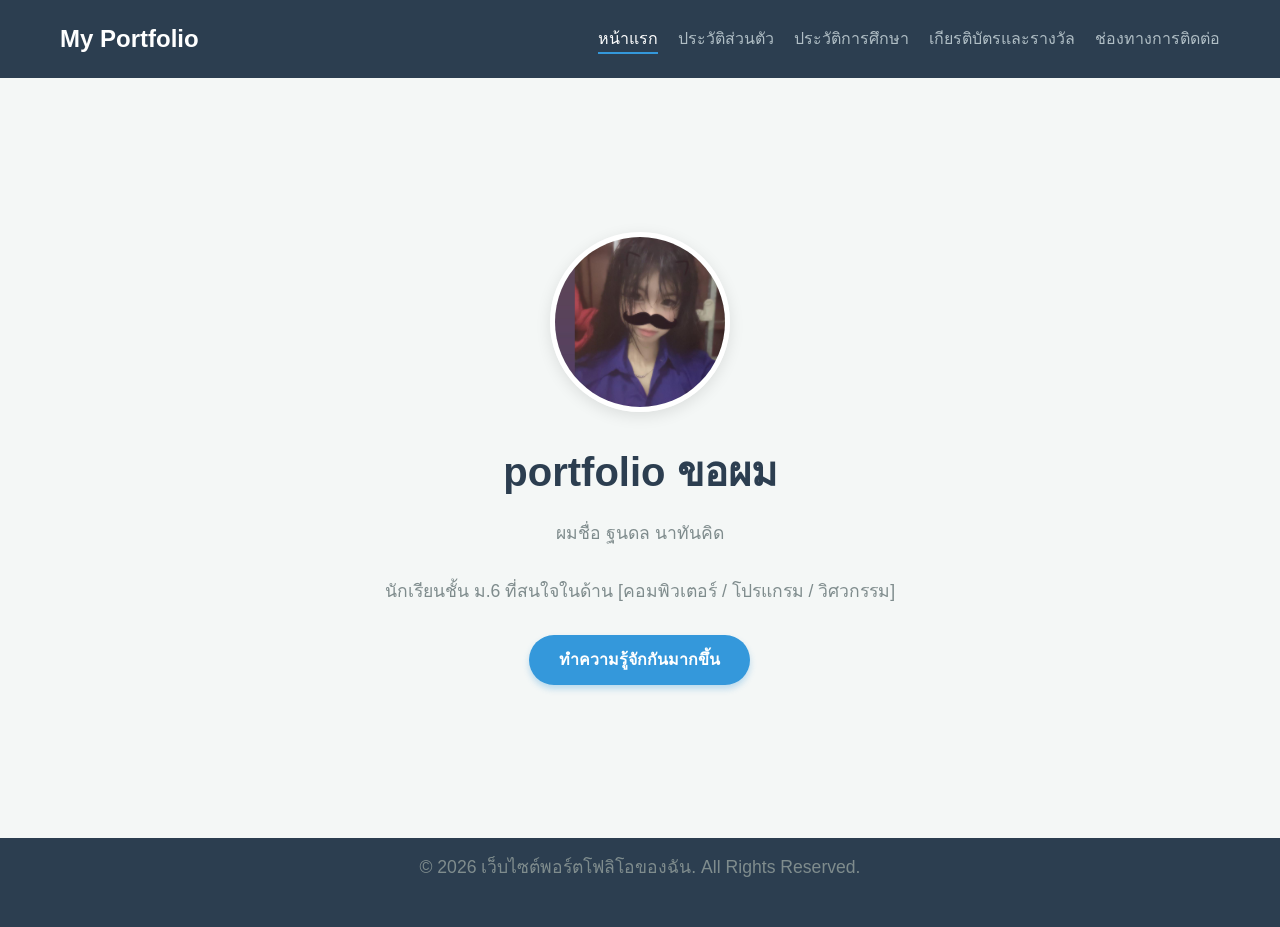
<file: index.html>
<!DOCTYPE html>
<html lang="th">
<head>
    <meta charset="UTF-8">
    <meta name="viewport" content="width=device-width, initial-scale=1.0">
    <title>หน้าแรก | My Portfolio</title>
    <link rel="stylesheet" href="css/style.css">
</head>
<body>

    <header>
        <nav>
            <div class="logo">My Portfolio</div>
            <ul>
                <li><a href="index.html" class="active">หน้าแรก</a></li>
                <li><a href="profile.html">ประวัติส่วนตัว</a></li>
                <li><a href="education.html">ประวัติการศึกษา</a></li>
                <li><a href="awards.html">เกียรติบัตรและรางวัล</a></li>
                <li><a href="contact.html">ช่องทางการติดต่อ</a></li>
            </ul>
        </nav>
    </header>

    <main class="hero-section">
        <div class="hero-content">
            <img src="images/IMG_20261008_164332_826.jpg" alt="รูปภาพของฉัน" class="profile-img">
            
            <h1>portfolio ขอผม</h1>
            <p>ผมชื่อ ฐนดล นาทันคิด</p>
            <p>นักเรียนชั้น ม.6 ที่สนใจในด้าน [คอมพิวเตอร์ / โปรแกรม / วิศวกรรม]</p>
            
            <a href="profile.html" class="btn">ทำความรู้จักกันมากขึ้น</a>
        </div>
    </main>

    <footer>
        <p>&copy; 2026 เว็บไซต์พอร์ตโฟลิโอของฉัน. All Rights Reserved.</p>
    </footer>

</body>
</html>
</file>
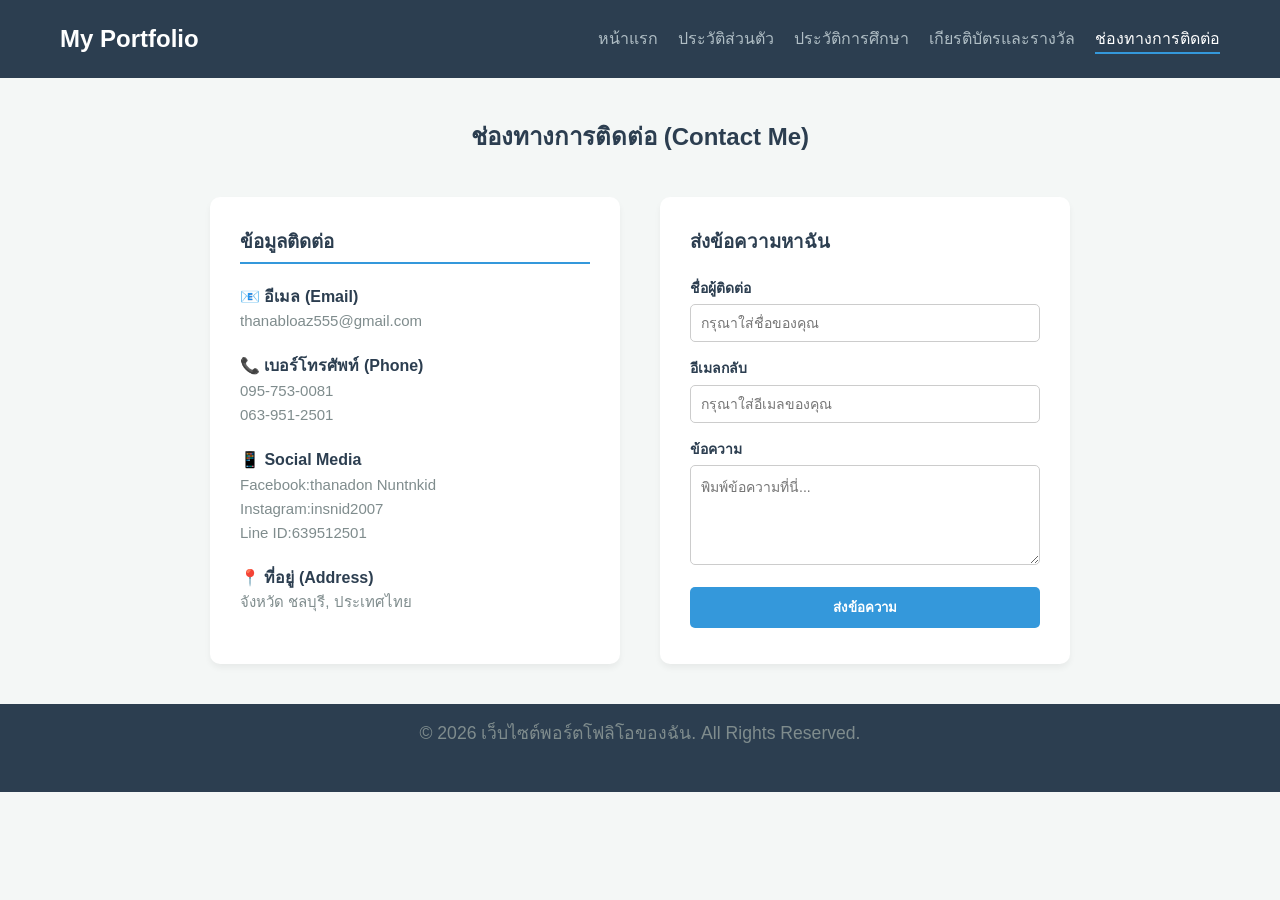
<file: contact.html>
<!DOCTYPE html>
<html lang="th">
<head>
    <meta charset="UTF-8">
    <meta name="viewport" content="width=device-width, initial-scale=1.0">
    <title>ช่องทางการติดต่อ | My Portfolio</title>
    <link rel="stylesheet" href="css/style.css">
    <style>
        .container {
            max-width: 900px;
            margin: 40px auto;
            padding: 0 20px;
        }
        .page-title {
            text-align: center;
            color: #2c3e50;
            margin-bottom: 40px;
        }
        .contact-wrapper {
            display: flex;
            gap: 40px;
            flex-wrap: wrap;
        }
        /* ฝั่งข้อมูลการติดต่อ */
        .contact-info {
            flex: 1;
            min-width: 300px;
            background: #fff;
            padding: 30px;
            border-radius: 10px;
            box-shadow: 0 4px 6px rgba(0,0,0,0.05);
        }
        .contact-info h3 {
            color: #2c3e50;
            margin-bottom: 20px;
            border-bottom: 2px solid #3498db;
            padding-bottom: 5px;
        }
        .contact-method {
            margin-bottom: 20px;
        }
        .contact-method strong {
            color: #2c3e50;
            display: block;
            font-size: 16px;
        }
        .contact-method p {
            font-size: 15px;
            color: #7f8c8d;
            margin-bottom: 0;
        }
        /* ฝั่งฟอร์มส่งข้อความ */
        .contact-form {
            flex: 1;
            min-width: 300px;
            background: #fff;
            padding: 30px;
            border-radius: 10px;
            box-shadow: 0 4px 6px rgba(0,0,0,0.05);
        }
        .contact-form h3 {
            color: #2c3e50;
            margin-bottom: 20px;
        }
        .form-group {
            margin-bottom: 15px;
        }
        .form-group label {
            display: block;
            margin-bottom: 5px;
            color: #2c3e50;
            font-weight: bold;
            font-size: 14px;
        }
        .form-group input, .form-group textarea {
            width: 100%;
            padding: 10px;
            border: 1px solid #ccc;
            border-radius: 5px;
            font-size: 14px;
        }
        .form-group textarea {
            resize: vertical;
            height: 100px;
        }
        .submit-btn {
            background: #3498db;
            color: #fff;
            border: none;
            padding: 10px 20px;
            border-radius: 5px;
            cursor: pointer;
            font-weight: bold;
            width: 100%;
            transition: background 0.3s;
        }
        .submit-btn:hover {
            background: #2980b9;
        }
    </style>
</head>
<body>

    <header>
        <nav>
            <div class="logo">My Portfolio</div>
            <ul>
                <li><a href="index.html">หน้าแรก</a></li>
                <li><a href="profile.html">ประวัติส่วนตัว</a></li>
                <li><a href="education.html">ประวัติการศึกษา</a></li>
                <li><a href="awards.html">เกียรติบัตรและรางวัล</a></li>
                <li><a href="contact.html" class="active">ช่องทางการติดต่อ</a></li>
            </ul>
        </nav>
    </header>

    <main class="container">
        <h2 class="page-title">ช่องทางการติดต่อ (Contact Me)</h2>

        <div class="contact-wrapper">
            
            <div class="contact-info">
                <h3>ข้อมูลติดต่อ</h3>
                
                <div class="contact-method">
                    <strong>📧 อีเมล (Email)</strong>
                    <p>thanabloaz555@gmail.com</p>
                </div>

                <div class="contact-method">
                    <strong>📞 เบอร์โทรศัพท์ (Phone)</strong>
                    <p>095-753-0081</p>
                    <p>063-951-2501</p>
                </div>

                <div class="contact-method">
                    <strong>📱 Social Media</strong>
                    <p>Facebook:thanadon Nuntnkid</p>
                    <p>Instagram:insnid2007</p>
                    <p>Line ID:639512501</p>
                </div>

                <div class="contact-method">
                    <strong>📍 ที่อยู่ (Address)</strong>
                    <p>จังหวัด ชลบุรี, ประเทศไทย</p>
                </div>
            </div>

            <div class="contact-form">
                <h3>ส่งข้อความหาฉัน</h3>
                <form action="#" method="POST">
                    <div class="form-group">
                        <label for="name">ชื่อผู้ติดต่อ</label>
                        <input type="text" id="name" name="name" placeholder="กรุณาใส่ชื่อของคุณ" required>
                    </div>
                    <div class="form-group">
                        <label for="email">อีเมลกลับ</label>
                        <input type="email" id="email" name="email" placeholder="กรุณาใส่อีเมลของคุณ" required>
                    </div>
                    <div class="form-group">
                        <label for="message">ข้อความ</label>
                        <textarea id="message" name="message" placeholder="พิมพ์ข้อความที่นี่..." required></textarea>
                    </div>
                    <button type="submit" class="submit-btn">ส่งข้อความ</button>
                </form>
            </div>

        </div>
    </main>

    <footer>
        <p>&copy; 2026 เว็บไซต์พอร์ตโฟลิโอของฉัน. All Rights Reserved.</p>
    </footer>

</body>
</html>
</file>
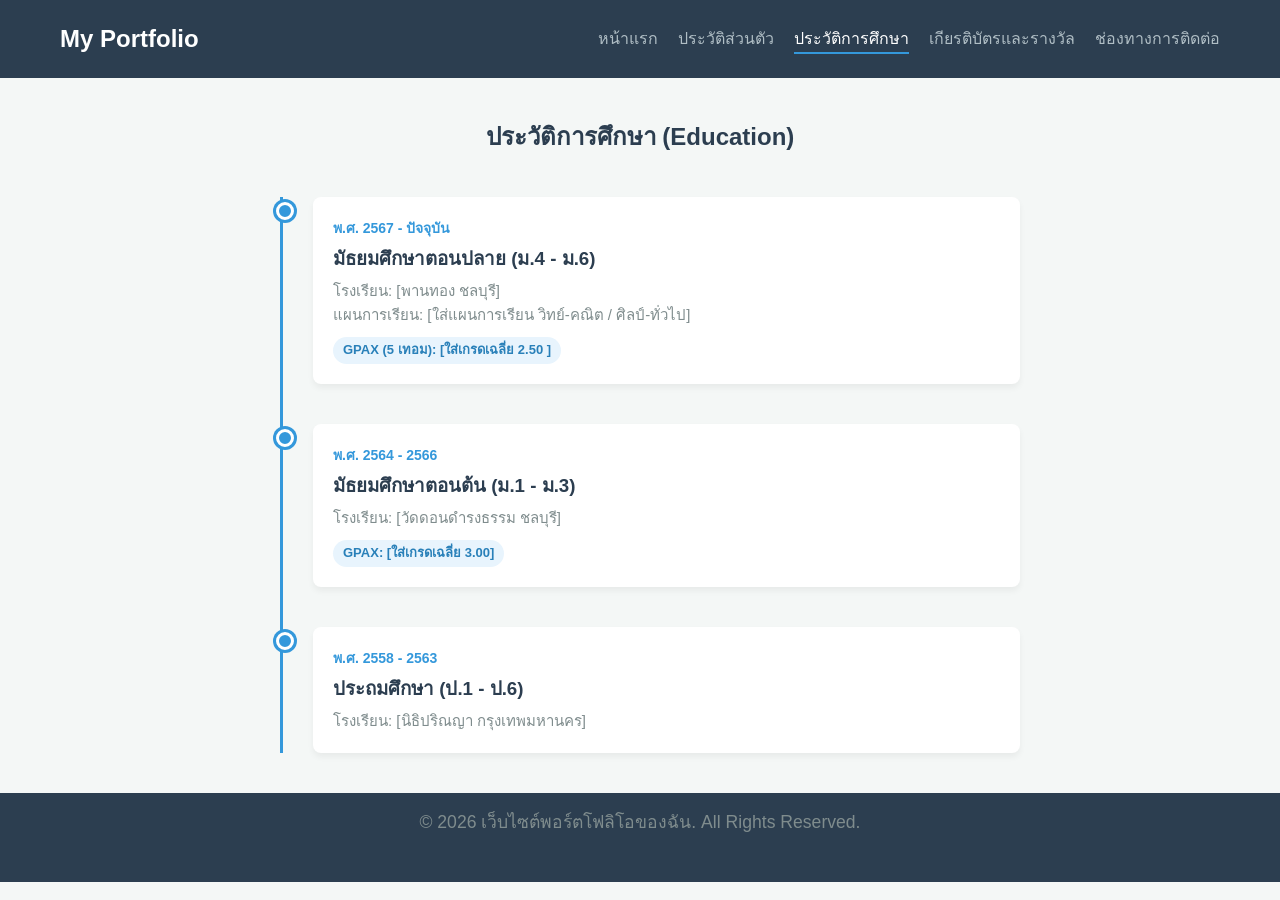
<file: education.html>
<!DOCTYPE html>
<html lang="th">
<head>
    <meta charset="UTF-8">
    <meta name="viewport" content="width=device-width, initial-scale=1.0">
    <title>ประวัติการศึกษา | My Portfolio</title>
    <link rel="stylesheet" href="css/style.css">
    <style>
        .container {
            max-width: 800px;
            margin: 40px auto;
            padding: 0 20px;
        }
        .page-title {
            text-align: center;
            color: #2c3e50;
            margin-bottom: 40px;
        }
        /* โครงสร้าง Timeline */
        .timeline {
            position: relative;
            border-left: 3px solid #3498db;
            padding-left: 30px;
            margin-left: 20px;
        }
        .timeline-item {
            position: relative;
            margin-bottom: 40px;
        }
        /* จุดวงกลมบนเส้น Timeline */
        .timeline-item::before {
            content: '';
            position: absolute;
            left: -37px;
            top: 5px;
            background: #3498db;
            width: 12px;
            height: 12px;
            border-radius: 50%;
            border: 3px solid #fff;
            box-shadow: 0 0 0 3px #3498db;
        }
        .timeline-card {
            background: #fff;
            padding: 20px;
            border-radius: 8px;
            box-shadow: 0 4px 6px rgba(0,0,0,0.05);
        }
        .timeline-year {
            font-size: 14px;
            font-weight: bold;
            color: #3498db;
            margin-bottom: 5px;
        }
        .timeline-card h3 {
            color: #2c3e50;
            margin-bottom: 5px;
        }
        .timeline-card p {
            font-size: 15px;
            color: #7f8c8d;
            margin-bottom: 0;
        }
        .gpax {
            display: inline-block;
            background: #e8f4fd;
            color: #2980b9;
            padding: 3px 10px;
            border-radius: 15px;
            font-size: 13px;
            font-weight: bold;
            margin-top: 10px;
        }
    </style>
</head>
<body>

    <header>
        <nav>
            <div class="logo">My Portfolio</div>
            <ul>
                <li><a href="index.html">หน้าแรก</a></li>
                <li><a href="profile.html">ประวัติส่วนตัว</a></li>
                <li><a href="education.html" class="active">ประวัติการศึกษา</a></li>
                <li><a href="awards.html">เกียรติบัตรและรางวัล</a></li>
                <li><a href="contact.html">ช่องทางการติดต่อ</a></li>
            </ul>
        </nav>
    </header>

    <main class="container">
        <h2 class="page-title">ประวัติการศึกษา (Education)</h2>

        <div class="timeline">
            
            <div class="timeline-item">
                <div class="timeline-card">
                    <div class="timeline-year">พ.ศ. 2567 - ปัจจุบัน</div>
                    <h3>มัธยมศึกษาตอนปลาย (ม.4 - ม.6)</h3>
                    <p>โรงเรียน: [พานทอง ชลบุรี]</p>
                    <p>แผนการเรียน: [ใส่แผนการเรียน วิทย์-คณิต / ศิลป์-ทั่วไป]</p>
                    <div class="gpax">GPAX (5 เทอม): [ใส่เกรดเฉลี่ย 2.50 ]</div>
                </div>
            </div>

            <div class="timeline-item">
                <div class="timeline-card">
                    <div class="timeline-year">พ.ศ. 2564 - 2566</div>
                    <h3>มัธยมศึกษาตอนต้น (ม.1 - ม.3)</h3>
                    <p>โรงเรียน: [วัดดอนดำรงธรรม ชลบุรี]</p>
                    <div class="gpax">GPAX: [ใส่เกรดเฉลี่ย 3.00]</div>
                </div>
            </div>

            <div class="timeline-item">
                <div class="timeline-card">
                    <div class="timeline-year">พ.ศ. 2558 - 2563</div>
                    <h3>ประถมศึกษา (ป.1 - ป.6)</h3>
                    <p>โรงเรียน: [นิธิปริณญา กรุงเทพมหานคร]</p>
                </div>
            </div>

        </div>
    </main>

    <footer>
        <p>&copy; 2026 เว็บไซต์พอร์ตโฟลิโอของฉัน. All Rights Reserved.</p>
    </footer>

</body>
</html>
</file>
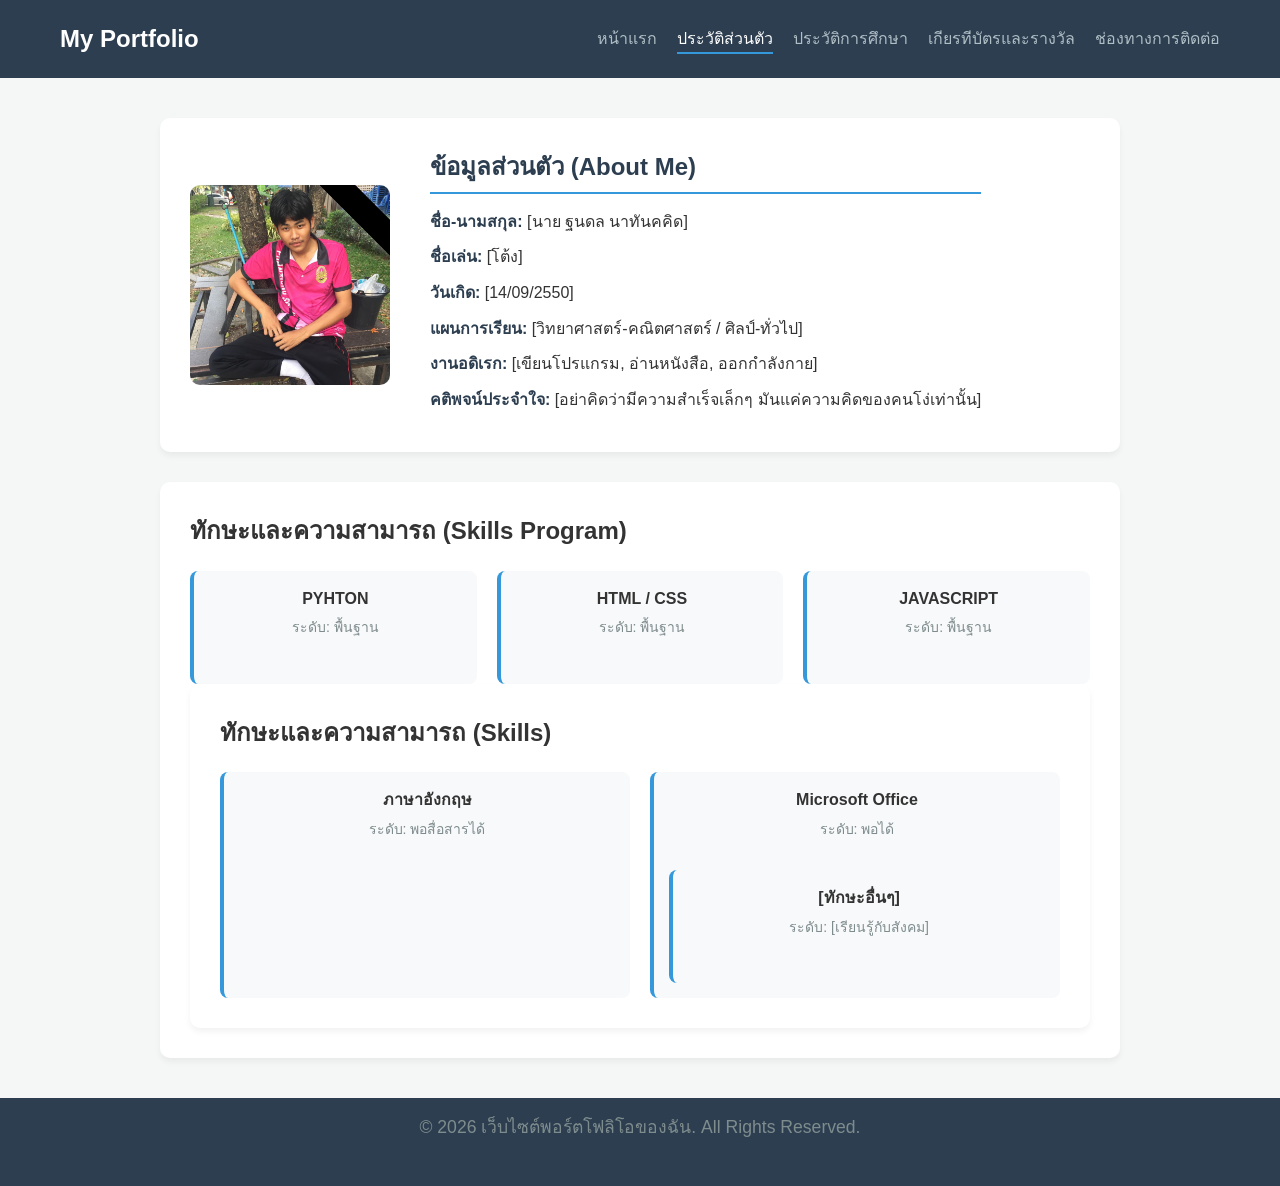
<file: profile.html>
<!DOCTYPE html>
<html lang="th">
<head>
    <meta charset="UTF-8">
    <meta name="viewport" content="width=device-width, initial-scale=1.0">
    <title>ประวัติส่วนตัว | My Portfolio</title>
    <link rel="stylesheet" href="css/style.css">
    <style>
        /* สไตล์เฉพาะสำหรับหน้าประวัติส่วนตัวเพื่อความสวยงาม */
        .container {
            max-width: 1000px;
            margin: 40px auto;
            padding: 0 20px;
        }
        .profile-container {
            display: flex;
            gap: 40px;
            background: #fff;
            padding: 30px;
            border-radius: 10px;
            box-shadow: 0 4px 6px rgba(0,0,0,0.05);
            align-items: center;
            margin-bottom: 30px;
        }
        .profile-info h2 {
            color: #2c3e50;
            margin-bottom: 15px;
            border-bottom: 2px solid #3498db;
            padding-bottom: 5px;
        }
        .profile-info ul {
            list-style: none;
        }
        .profile-info ul li {
            margin-bottom: 10px;
            font-size: 16px;
        }
        .profile-info ul li strong {
            color: #2c3e50;
        }
        /* ส่วนของทักษะ (Skills) */
        .skills-section {
            background: #fff;
            padding: 30px;
            border-radius: 10px;
            box-shadow: 0 4px 6px rgba(0,0,0,0.05);
        }
        .skills-grid {
            display: grid;
            grid-template-columns: repeat(auto-fit, minmax(200px, 1fr));
            gap: 20px;
            margin-top: 20px;
        }
        .skill-card {
            background: #f8f9fa;
            padding: 15px;
            border-radius: 8px;
            text-align: center;
            border-left: 4px solid #3498db;
        }
    </style>
</head>
<body>

    <header>
        <nav>
            <div class="logo">My Portfolio</div>
            <ul>
                <li><a href="index.html">หน้าแรก</a></li>
                <li><a href="profile.html" class="active">ประวัติส่วนตัว</a></li>
                <li><a href="education.html">ประวัติการศึกษา</a></li>
                <li><a href="awards.html">เกียรทีบัตรและรางวัล</a></li>
                <li><a href="contact.html">ช่องทางการติดต่อ</a></li>
            </ul>
        </nav>
    </header>

    <main class="container">
        <div class="profile-container">
            <img src="images/FB_IMG_1791037577932.jpg" alt="รูปภาพของฉัน" style="width: 200px; height: 200px; border-radius: 10px; object-fit: cover;">
            <div class="profile-info">
                <h2>ข้อมูลส่วนตัว (About Me)</h2>
                <ul>
                    <li><strong>ชื่อ-นามสกุล:</strong> [นาย ฐนดล นาทันคคิด]</li>
                    <li><strong>ชื่อเล่น:</strong> [โต้ง]</li>
                    <li><strong>วันเกิด:</strong> [14/09/2550]</li>
                    <li><strong>แผนการเรียน:</strong> [วิทยาศาสตร์-คณิตศาสตร์ / ศิลป์-ทั่วไป]</li>
                    <li><strong>งานอดิเรก:</strong> [เขียนโปรแกรม, อ่านหนังสือ, ออกกำลังกาย]</li>
                    <li><strong>คติพจน์ประจำใจ:</strong> [อย่าคิดว่ามีความสำเร็จเล็กๆ มันแค่ความคิดของคนโง่เท่านั้น]</li>
                </ul>
            </div>
        </div>

        <div class="skills-section">
            <h2>ทักษะและความสามารถ (Skills Program)</h2>
            <div class="skills-grid">
                <div class="skill-card">
                    <h4>PYHTON</h4>
                    <p style="font-size: 14px; margin-top: 5px; color:#7f8c8d;">ระดับ: พื้นฐาน</p>
                </div>
                <div class="skill-card">
                    <h4>HTML / CSS</h4>
                    <p style="font-size: 14px; margin-top: 5px; color:#7f8c8d;">ระดับ: พื้นฐาน</p>
                </div>
                <div class="skill-card">
                    <h4>JAVASCRIPT</h4>
                    <p style="font-size: 14px; margin-top: 5px; color:#7f8c8d;">ระดับ: พื้นฐาน</p>
                </div>
            </div>
        <div class="skills-section">
            <h2>ทักษะและความสามารถ (Skills)</h2>
            <div class="skills-grid">
                  <div class="skill-card">
                    <h4>ภาษาอังกฤษ</h4>
                    <p style="font-size: 14px; margin-top: 5px; color:#7f8c8d;">ระดับ: พอสื่อสารได้</p>
                </div>
                
                <div class="skill-card">
                    <h4>Microsoft Office</h4>
                    <p style="font-size: 14px; margin-top: 5px; color:#7f8c8d;">ระดับ: พอได้</p>
                      <div class="skill-card">
                    <h4>[ทักษะอื่นๆ]</h4>
                    <p style="font-size: 14px; margin-top: 5px; color:#7f8c8d;">ระดับ: [เรียนรู้กับสังคม]</p>
                    </div>
                </div>
            </div>
        </div>
    </main>

    <footer>
        <p>&copy; 2026 เว็บไซต์พอร์ตโฟลิโอของฉัน. All Rights Reserved.</p>
    </footer>

</body>
</html>
</file>
<file: css/style.css>
/* ล้างค่าเริ่มต้นของ Browser */
* {
    margin: 0;
    padding: 0;
    box-sizing: border-box;
    font-family: 'Segoe UI', Tahoma, Geneva, Verdana, sans-serif;
}

body {
    background-color: #f4f7f6;
    color: #333;
    line-height: 1.6;
}

/* --- แถบเมนูนำทาง (Navigation Bar) --- */
header {
    background-color: #2c3e50;
    padding: 20px 0;
    position: sticky;
    top: 0;
    z-index: 1000;
}

nav {
    display: flex;
    justify-content: space-between;
    align-items: center;
    max-width: 1200px;
    margin: 0 auto;
    padding: 0 20px;
}

.logo {
    color: #fff;
    font-size: 24px;
    font-weight: bold;
}

nav ul {
    display: flex;
    list-style: none;
}

nav ul li {
    margin-left: 20px;
}

nav ul li a {
    color: #b0bec5;
    text-decoration: none;
    font-size: 16px;
    transition: color 0.3s;
}

nav ul li a:hover, nav ul li a.active {
    color: #fff;
    border-bottom: 2px solid #3498db;
    padding-bottom: 5px;
}

/* --- ส่วนเนื้อหาหลัก (Hero Section) --- */
.hero-section {
    display: flex;
    justify-content: center;
    align-items: center;
    min-height: calc(100vh - 140px); /* หักลบความสูง header และ footer */
    text-align: center;
    padding: 40px 20px;
}

.hero-content {
    max-width: 600px;
}

.profile-img {
    width: 180px;
    height: 180px;
    border-radius: 50%; /* ทำรูปเป็นวงกลม */
    object-fit: cover;
    border: 5px solid #fff;
    box-shadow: 0px 4px 15px rgba(0,0,0,0.1);
    margin-bottom: 20px;
}

h1 {
    font-size: 2.5rem;
    color: #2c3e50;
    margin-bottom: 15px;
}

p {
    font-size: 1.1rem;
    color: #7f8c8d;
    margin-bottom: 30px;
}

/* ปุ่มกด */
.btn {
    display: inline-block;
    background-color: #3498db;
    color: #fff;
    padding: 12px 30px;
    text-decoration: none;
    border-radius: 25px;
    font-weight: bold;
    transition: background 0.3s, transform 0.2s;
    box-shadow: 0 4px 6px rgba(52, 152, 219, 0.3);
}

.btn:hover {
    background-color: #2980b9;
    transform: translateY(-2px);
}

/* --- ส่วนท้ายเว็บ (Footer) --- */
footer {
    background-color: #2c3e50;
    color: #fff;
    text-align: center;
    padding: 15px 0;
    font-size: 14px;
}
</file>
